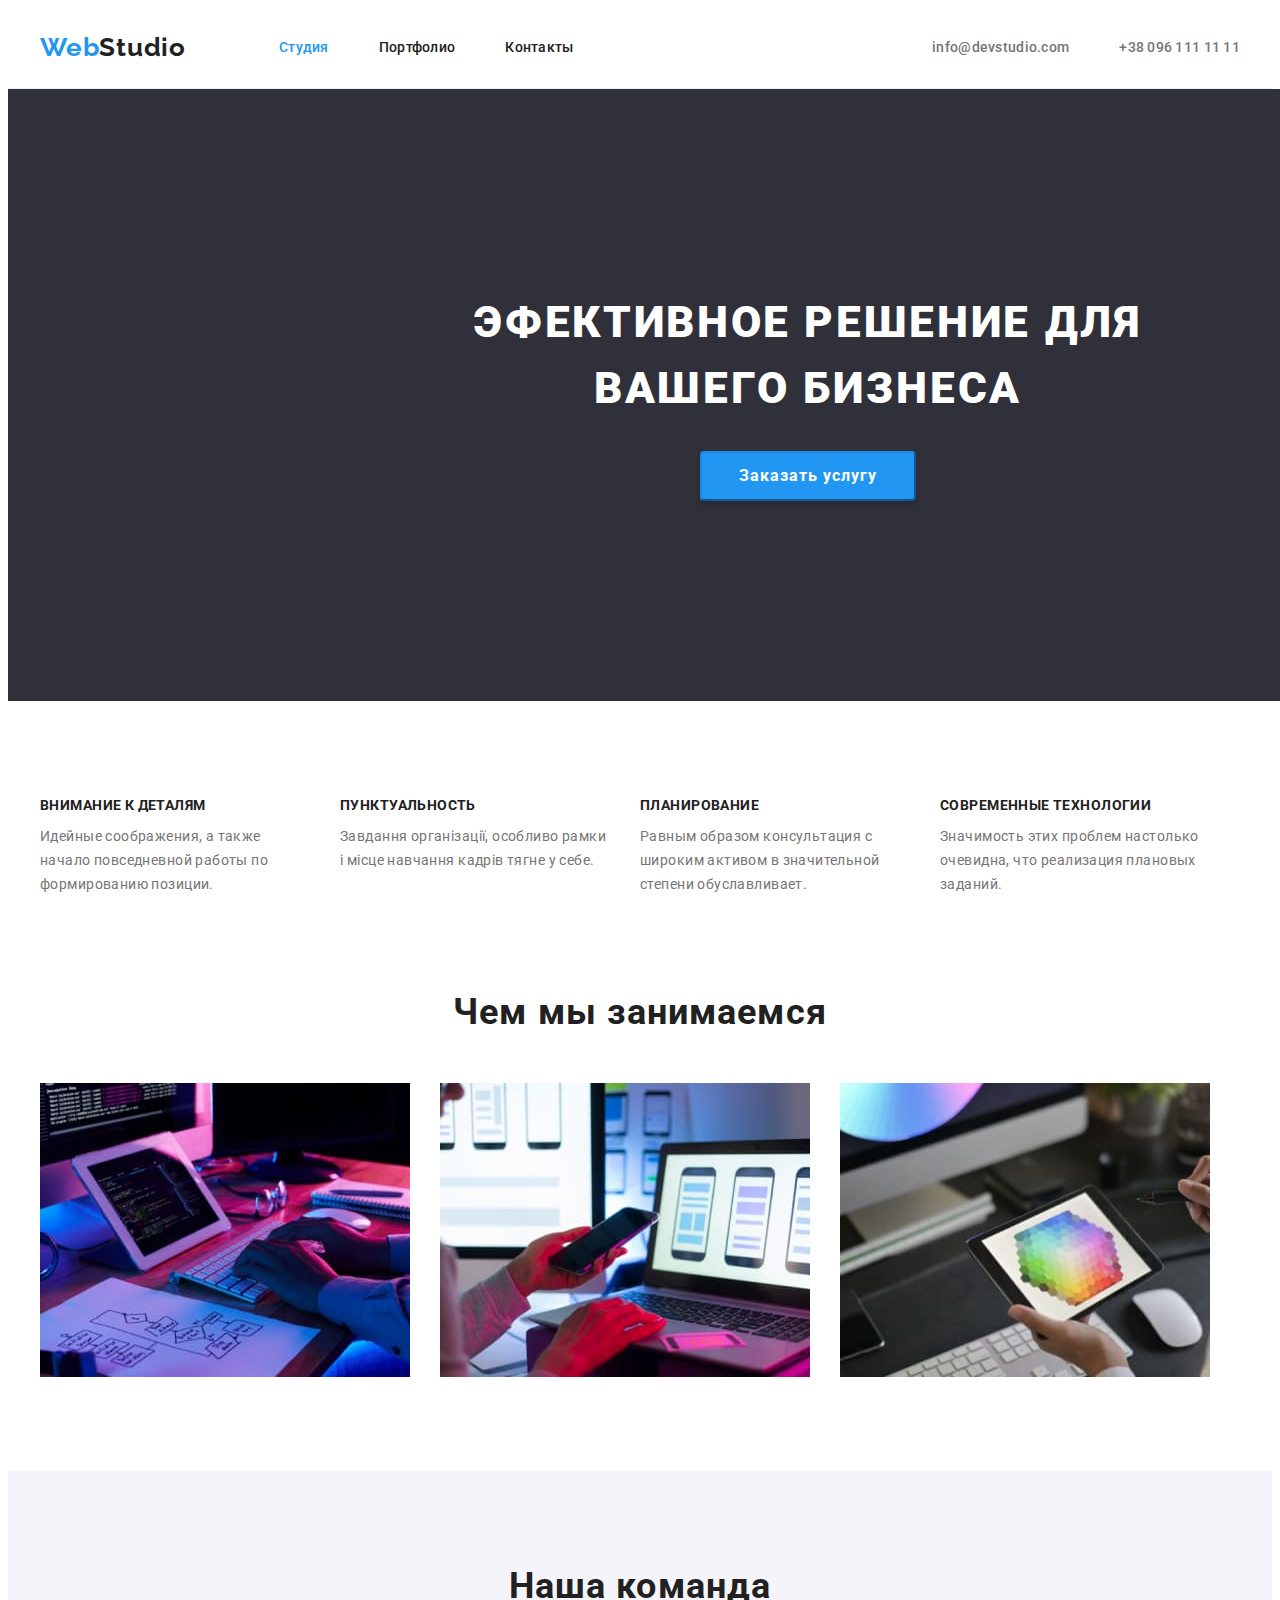
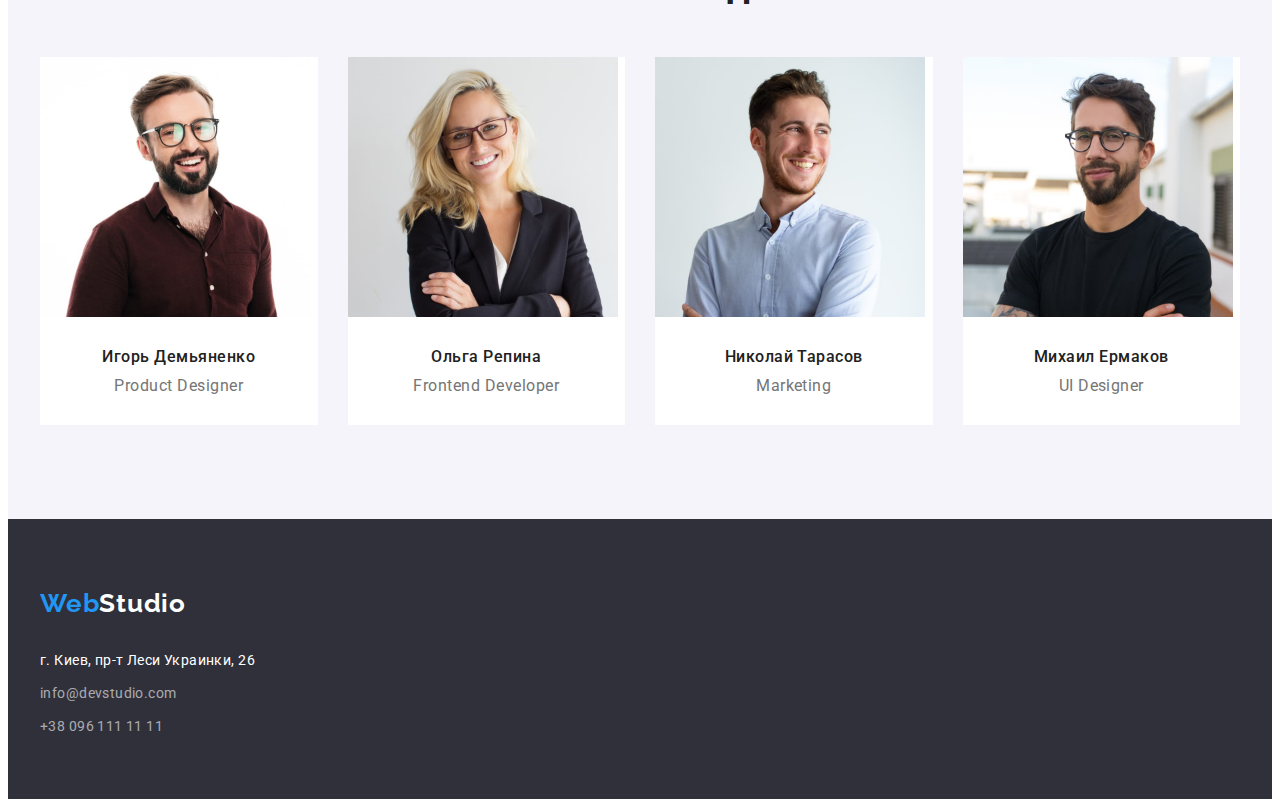
<file: index.html>
<!DOCTYPE html>
<html lang="ru">
  <head>
    <meta charset="UTF-8" />
    <meta http-equiv="X-UA-Compatible" content="IE=edge" />
    <meta name="viewport" content="width=device-width, initial-scale=1.0" />
    <title>Webs tudio</title>
    <link rel="stylesheet" href="https://cdnjs.cloudflare.com/ajax/libs/modern-normalize/1.1.0/modern-normalize.min.css" integrity="sha512-wpPYUAdjBVSE4KJnH1VR1HeZfpl1ub8YT/NKx4PuQ5NmX2tKuGu6U/JRp5y+Y8XG2tV+wKQpNHVUX03MfMFn9Q==" crossorigin="anonymous" referrerpolicy="no-referrer"/>
    <link rel="stylesheet" href="./css/styles.css">
    <link rel="preconnect" href="https://fonts.googleapis.com">
<link rel="preconnect" href="https://fonts.gstatic.com" crossorigin>
<link href="https://fonts.googleapis.com/css2?family=Raleway:wght@700&family=Roboto:wght@400;500;700;900&display=swap" rel="stylesheet">
  </head>
  <body>
      <header class="subject">
        <div class="container subject-bord">
          <a lang="en" class="logo link" href="./index.html"><span class="blue-logo">Web</span>Studio</a>
        <nav class="subject-nav">
          <ul class="nav-list list">
            <li class="nav-list-item "><a class="nav-link link current" href="./index.html">Студия</a></li>
            <li class="nav-list-item"><a class="nav-link link " href="./portfolio.html">Портфолио</a></li>
            <li class="nav-list-item"><a class="nav-link link" href="">Контакты</a></li>
          </ul>
        </nav>
        <ul class="subject-contact-list list">
          <li class="contact-item"><a class="subject-mail-link link" href="mailto:info@devstudio.com">info@devstudio.com</a></li>
          <li class="contact-item"><a class="subject-phone-link link" href="tel:+380961111111">+38 096 111 11 11</a></li>
        </ul>
        </div>
      </header>
      <main>
      <section class="hero">
        <div class="container hero-text">
          <h1 class="hero-title">Эфективное решение для вашего бизнеса</h1>
        <button class="hero-btn" type="button">Заказать услугу</button>
        </div>
      </section>
       <!--Benifits-->
      <section class="benefits section exclusion">
       <div class="container">
        <ul class="benefits-list list">
          <li class="benefits-list-item">
            <h3 class="benefits-title">Внимание к деталям</h3>
            <p class="benefits-text">
              Идейные соображения, а также начало повседневной работы по
              формированию позиции.
            </p>
          </li>
          <li class="benefits-list-item">
            <h3 class="benefits-title">ПУНКТУАЛЬНОСТЬ</h3>
            <p class="benefits-text">
              Завдання організації, особливо рамки і місце навчання кадрів тягне у себе.
            </p>
          </li>
          <li class="benefits-list-item">
            <h3 class="benefits-title">ПЛАНИРОВАНИЕ</h3>
            <p class="benefits-text">
              Равным образом консультация с широким активом в значительной
              степени обуславливает.
            </p>
          </li>
          <li class="benefits-list-item">
            <h3 class="benefits-title">СОВРЕМЕННЫЕ ТЕХНОЛОГИИ</h3>
            <p class="benefits-text">
              Значимость этих проблем настолько очевидна, что реализация
              плановых заданий.
            </p>
          </li>
        </ul>
       </div>
      </section>
      <!--Activity-->
      <section class="activity section">
        <div class="container">
          <h2 class="activity-title">Чем мы занимаемся</h2>
        <ul class="activity-list list">
          <li class="activity-list-item">
            <img src="images/img1.jpg" alt="Creating progects" width="370" />
          </li>
          <li class="activity-list-item"><img class="activity-pic" src="images/img2.jpg" alt="Visualization" width="370" /></li>
          <li class="activity-list-item"><img class="activity-pic" src="images/img3.jpg" alt="design" width="370" /></li>
        </ul>
        </div>
      </section>
      <!--Team-->
      <section class="team section">
        <div class="container">
          <h2 class="team-title">Наша команда</h2>
        <ul class="team-list list">
          <li class="team-list-item">
            <img src="images/team_card1.jpg" alt="team member 1" width="270" />
            <div class="team-text-block">
              <h3 class="team-member">Игорь Демьяненко</h3>
              <p lang="en" class="team-text">Product Designer</p>
            </div>
            </li>
          <li class="team-list-item">
            <img src="images/team_card2.jpg" alt="team member 2" width="270" />
            <div class="team-text-block">
            <h3 class="team-member">Ольга Репина</h3>
            <p lang="en" class="team-text">Frontend Developer</p></div>
          </li>
          <li class="team-list-item">
            <img src="images/team_card3.jpg" alt="team member 3" width="270" />
            <div class="team-text-block">
            <h3 class="team-member">Николай Тарасов</h3>
            <p lang="en" class="team-text">Marketing</p>
            </div>
          </li>
          <li class="team-list-item">
            <img src="images/team_card4.jpg" alt="team member 4" width="270" />
            <div class="team-text-block">
            <h3 class="team-member">Михаил Ермаков</h3>
            <p lang="en" class="team-text">UI Designer</p>
            </div>
          </li>
        </ul>
        </div>
      </section>
    </main>
    <!--Footer-->
    <footer class="basement">
      <div class="container">
      <a lang="en" class="logo link" href="./index.html"><span class="blue-logo">Web</span><span class="white-logo">Studio</span></a>
      <address class="basement-addres">
        <p class="basement-addres-title">г. Киев, пр-т Леси Украинки, 26</p>
        <ul class="basement-list list">
          <li class="contact-item bs-contact"><a class="basement-mail-link link" href="mailto:info@devstudio.com">info@devstudio.com</a></li>
          <li class="contact-item"><a class="basement-phone-link link" href="tel:+380961111111">+38 096 111 11 11</a></li>
        </ul>
      </address>
    </div>
    </footer>
  </body>
</html>
</file>
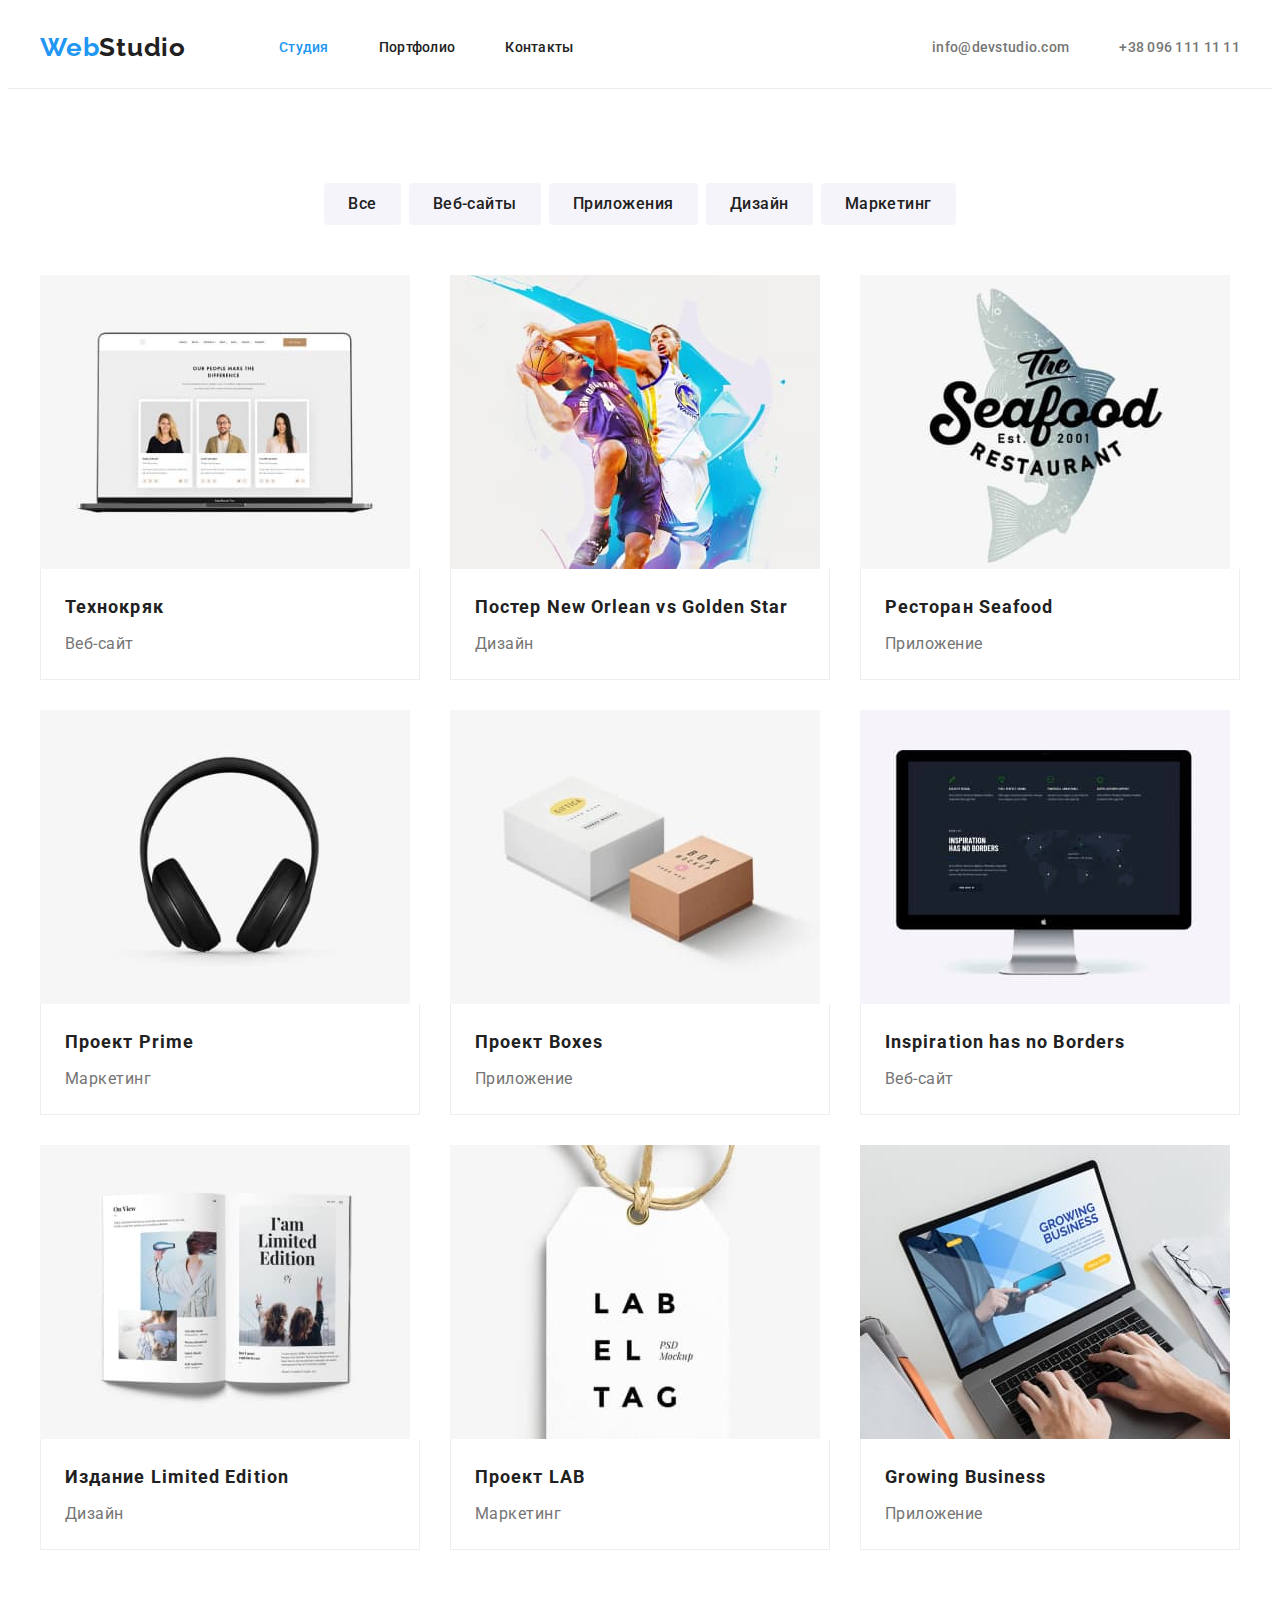
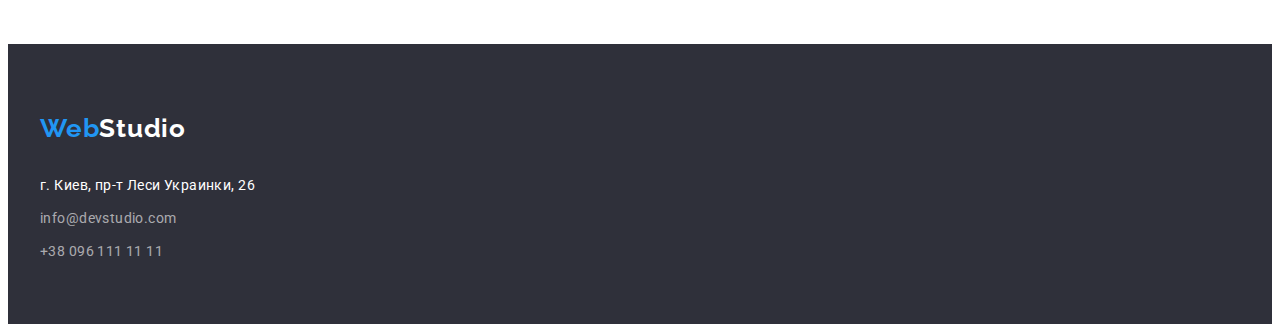
<file: portfolio.html>
<!DOCTYPE html>
<html lang="ru">
  <head>
    <meta charset="UTF-8" />
    <meta http-equiv="X-UA-Compatible" content="IE=edge" />
    <meta name="viewport" content="width=device-width, initial-scale=1.0" />
    <title>Webs tudio</title>
    <link rel="stylesheet" href="https://cdnjs.cloudflare.com/ajax/libs/modern-normalize/1.1.0/modern-normalize.min.css" integrity="sha512-wpPYUAdjBVSE4KJnH1VR1HeZfpl1ub8YT/NKx4PuQ5NmX2tKuGu6U/JRp5y+Y8XG2tV+wKQpNHVUX03MfMFn9Q==" crossorigin="anonymous" referrerpolicy="no-referrer"/>
    <link rel="stylesheet" href="./css/styles.css">
    <link rel="preconnect" href="https://fonts.googleapis.com">
<link rel="preconnect" href="https://fonts.gstatic.com" crossorigin>
<link href="https://fonts.googleapis.com/css2?family=Raleway:wght@700&family=Roboto:wght@400;500;700;900&display=swap" rel="stylesheet">
  </head>
  <body>
    <header class="subject">
      <div class="container subject-bord">
        <a lang="en" class="logo link" href="./index.html"><span class="blue-logo">Web</span>Studio</a>
      <nav class="subject-nav">
        <ul class="nav-list list">
          <li class="nav-list-item "><a class="nav-link link current" href="./index.html">Студия</a></li>
          <li class="nav-list-item"><a class="nav-link link " href="./portfolio.html">Портфолио</a></li>
          <li class="nav-list-item"><a class="nav-link link" href="">Контакты</a></li>
        </ul>
      </nav>
      <ul class="subject-contact-list list">
        <li class="contact-item"><a class="subject-mail-link link" href="mailto:info@devstudio.com">info@devstudio.com</a></li>
        <li class="contact-item"><a class="subject-phone-link link" href="tel:+380961111111">+38 096 111 11 11</a></li>
      </ul>
      </div>
    </header>
<!-- main -->
<main>
  <section class="portfolio section">
    <div class="container">
    <h1 class="visually-hidden">Портфолио</h1>
    <ul class="portfolio-menu-list list">
      <li class="portfolio-menu-item">
        <button class="menu-btn" type="button">Все</button>
      </li>
      <li class="portfolio-menu-item">
        <button class="menu-btn" type="button">Веб-сайты</button>
      </li>
      <li class="portfolio-menu-item">
        <button class="menu-btn" type="button">Приложения</button>
      </li>
      <li class="portfolio-menu-item">
        <button class="menu-btn" type="button">Дизайн</button>
      </li>
      <li class="portfolio-menu-item">
        <button class="menu-btn" type="button">Маркетинг</button>
      </li>
    </ul>
    <h2 class="visually-hidden">Проекты</h2>
    <ul class="portfolio-progects list">
        <li class="portfolio-item">
        
        <a class="porfoli-link link" href="">
            <div class="card-thumb">
        <img src="./images/tehnomarket.jpg" alt="Технокряr" width="370">
        </div>
        <div class="card-content">
        <h3 class="portfolio-title" >Технокряк</h3>
        <p class="portfolio-text" >Веб-сайт</p>
        </div>
      </a>
      </li>
        <li class="portfolio-item">
        
        <a class="porfoli-link link" href="">
            <div class="card-thumb">
        <img src="./images/nogs.jpg" alt="Постер New Orlean vs Golden Star" width="370">
        </div>
        <div class="card-content">
        <h3 class="portfolio-title" >Постер New Orlean vs Golden Star</h3>
        <p class="portfolio-text" >Дизайн</p>
      </div>
        </a>
      </li>
      <li class="portfolio-item" >
        
        <a class="porfoli-link link" href="">
          <div class="card-thumb">
        <img src="./images/sfreast.jpg" alt="Ресторан Seafood" width="370">
        </div>
        <div class="card-content">
        <h3 class="portfolio-title" >Ресторан Seafood</h3>
        <p class="portfolio-text" >Приложение</p>
        </div>
        </a>
      </li>
      <li class="portfolio-item">
        
        <a class="porfoli-link link" href="">
          <div class="card-thumb">
        <img src="./images/prime.jpg" alt=">Проект Prime" width="370">
        </div>
        <div class="card-content">
        <h3 class="portfolio-title" >Проект Prime</h3>
        <p class="portfolio-text" >Маркетинг</p>
        </div>
        </a>
      </li>
      <li class="portfolio-item">
        
        <a class="porfoli-link link" href="">
          <div class="card-thumb">
        <img src="./images/boxes.jpg" alt="Проект Boxes" width="370">
        </div>
        <div class="card-content">
        <h3 class="portfolio-title" >Проект Boxes</h3>
        <p class="portfolio-text" >Приложение</p>
        </div>
        </a>
      </li>
      <li class="portfolio-item">
        
        <a class="porfoli-link link" href="">
          <div class="card-thumb">
        <img src="./images/border.jpg" alt="Inspiration has no Borders" width="370">
        </div>
        <div class="card-content">
        <h3 class="portfolio-title" >Inspiration has no Borders</h3>
        <p class="portfolio-text" >Веб-сайт</p>
      </div>
        </a>
      </li>
      <li class="portfolio-item">
        
        <a class="porfoli-link link" href="">
          <div class="card-thumb">
        <img src="./images/limedition.jpg" alt="Издание Limited Edition" width="370">
        </div>
        <div class="card-content">
        <h3 class="portfolio-title" >Издание Limited Edition</h3>
        <p class="portfolio-text" >Дизайн</p>
      </div>
        </a>
      </li>
      <li class="portfolio-item">
        
        <a class="porfoli-link link" href="">
          <div class="card-thumb">
        <img src="./images/lab.jpg" alt="Проект LAB" width="370">
        </div>
        <div class="card-content">
        <h3 class="portfolio-title" >Проект LAB</h3>
        <p class="portfolio-text" >Маркетинг</p>
        </div>
        </a>
      </li>
      <li class="portfolio-item">
        
        <a class="porfoli-link link" href="">
          <div class="card-thumb">
        <img src="./images/growbuiss.jpg" alt="Growing Business" width="370">
        </div>
        <div class="card-content">
        <h3 class="portfolio-title" >Growing Business</h3>
        <p class="portfolio-text" >Приложение</p>
        </div>
        </a>
      </li>
    </ul>
        </div>
  </section>
</main>
      <!--Footer-->
      <footer class="basement">
        <div class="container">
        <a lang="en" class="logo link" href="./index.html"><span class="blue-logo">Web</span><span class="white-logo">Studio</span></a>
        <address class="basement-addres">
          <p class="basement-addres-title">г. Киев, пр-т Леси Украинки, 26</p>
          <ul class="basement-list list">
            <li class="contact-item bs-contact"><a class="basement-mail-link link" href="mailto:info@devstudio.com">info@devstudio.com</a></li>
            <li class="contact-item"><a class="basement-phone-link link" href="tel:+380961111111">+38 096 111 11 11</a></li>
          </ul>
        </address>
    </div>
    </footer>
  </body>
</html>
</file>
<file: css/styles.css>
:root {
    --primary-text-color: #757575;
    --title-text-color: #212121;
    --title-second-color: #FFFFFF;
    --accent-text-color: #2196F3;
    --bg-color: #2F303A;
    --light-grey-color:#F5F4FA;
    --grey-contacts-color:rgba(255, 255, 255, 0.6);
    --btn-blue-color:#188CE8;
    }

p,
h1,
h2,
h3,
h4,
h5,
h6 {
    margin: 0;
    }
    
ul {
    margin: 0;
    padding-left: 0;
    }
a {
    color: currentColor;
    }

img {
    display: block;
    max-width: 100%;
    height: auto;
}
    
button {
    cursor: pointer;
    }

body {
    font-family: 'roboto', sans-serif;
    color: var(--primary-text-color);
    background: var(--title-second-color);
}

.list {
    list-style: none;
}

.link {
color: currentColor;
text-decoration: none;
}

.container {
    /* width: 100%;
    max-width: 1200px; */
    width: 1200px;
    margin-left: auto;
    margin-right: auto;
    padding-left: 15px;
    padding-right: 15px;
    }

.section {
    padding-top: 94px;
    padding-bottom: 94px;
}
.exclusion {
    padding-bottom: 0;
}

/* header */
.subject {
    border-bottom: 1px solid #ECECEC;
}
.subject-bord {
    display: flex;
    align-items: center;
    }

.logo {  
    text-decoration: none;  
    font-family: 'Raleway', sans-serif;
font-style: normal;
font-weight: 700;
font-size: 26px;
line-height: 1.92;
letter-spacing: 0.03em;
color: var(--title-text-color);
margin-right: 93px;
}
.blue-logo {
    color: var(--accent-text-color);
}
.logo:hover,
.logo:focus {
    color: var(--accent-text-color);
}

/* Navigation */


.nav-list {
    font-weight: 500;
font-size: 14px;
line-height: 1.14;
letter-spacing: 0.02em;
color: var(--title-text-color);
display: flex;
}
.nav-list-item:hover,
.nav-list-item:focus {
    color: var(--accent-text-color);
    }

.nav-list-item:not(:last-child) {
margin-right: 50px;
}

.nav-link {
    display: inline-block;
    padding-top: 32px;
    padding-bottom: 32px;
}

.nav-link.current {
    color: var(--accent-text-color); 
}
.subject-contact-list {
font-weight: 500;
font-size: 14px;
line-height: 1.14;
letter-spacing: 0.02em;
display: flex;
margin-left: auto;
align-items: center;
gap: 50px;
}
.contact-item:hover,
.contact-item:focus {
    color: var(--accent-text-color);
}

/* hero */
.hero {
width: 1600px;
background-color: var(--bg-color);
margin-right: auto;
margin-left: auto;
padding-top: 200px;
padding-bottom: 200px;
}

.hero-title {
color: var(--title-second-color);
font-weight: 900;
font-size: 44px;
line-height: 1.5;
text-align: center;
letter-spacing: 0.06em;
text-transform: uppercase;
max-width: 696px;
margin: 0 auto 30px;
}
/* button */
.hero-btn {
font-family: inherit;
color: var(--title-second-color);
background-color: var(--accent-text-color);
font-weight: 700;
box-shadow: 0px 4px 4px rgba(0, 0, 0, 0.15);
border-radius: 4px;
border-color: var(--btn-blue-color);
font-size: 16px;
line-height: 1.88;
display: flex;
align-items: center;
text-align: center;
letter-spacing: 0.06em;
display: block;
margin: 0 auto;
min-width: 216px;
height: 50px;
}
.hero-btn:hover,
.hero-btn:focus {
    background-color: var(--btn-blue-color);
}

/* benefits */
.benefits-list {
    display: flex;
    gap: 30px;
}
.benefits-title {
    margin-bottom: 10px;
    font-weight: 700;
font-size: 14px;
line-height: 1.43;
letter-spacing: 0.03em;
text-transform: uppercase;
color: var(--title-text-color)
}
.benefits-text {
font-size: 14px;
line-height: 1.71;
letter-spacing: 0.03em;
color: var(--primary-text-color);
max-width: 270px;
}
/* activity */
.activity-title, .team-title {
    font-weight: 700;
    font-size: 36px;
    line-height: 1.17;
    text-align: center;
    letter-spacing: 0.03em;
    color: var(--title-text-color);
    margin-bottom: 50px;
}

.activity-list {
    display: flex;
}

.activity-list-item:not(:last-child) {
margin-right: 30px;
}
/* team */
.team {
    background-color: var(--light-grey-color)
    
}
.team-title {
    background-color: transparent;
    margin-bottom: 50px;
}
.team-member {
    font-weight: 500;
font-size: 16px;
line-height: 1.19;
text-align: center;
letter-spacing: 0.03em;
color: var(--title-text-color);
margin-bottom: 10px;
}

.team-text-block {
padding-top: 30px;
padding-bottom: 30px;
}

.team-text {
    font-size: 16px;
line-height: 1.19;
text-align: center;
letter-spacing: 0.03em;

}

.team-list {
    display: flex;
    gap: 30px;

}

.team-list-item {
    width: calc((100% - 90px)/4);
}

.team-list-item {
    background-color: var(--title-second-color);
}

/* footer */
.basement {
    background-color: var(--bg-color);
    padding-top: 60px;
    padding-bottom: 60px;
}
.white-logo {
    color: var(--title-second-color);
}

.basement-addres {
    margin-top: 20px;
}

.basement-addres-title {
font-style: normal;
margin-bottom: 9px;
font-weight: 400;
font-size: 14px;
line-height: 1.71;
letter-spacing: 0.03em;
color: var(--title-second-color);
}
.basement-list {
font-style: normal;
font-weight: 400;
font-size: 14px;
line-height: 1.71;
letter-spacing: 0.03em;
color: var(--grey-contacts-color)
}

.bs-contact {
    margin-bottom: 9px;
}

.basement-mail-link {
display: inline-block;
}
/* portfolio */
.visually-hidden { 
    position: absolute; 
    width: 1px; 
    height: 1px; 
    margin: -1px; 
    border: 0; 
    padding: 0; 
    white-space: nowrap; 
    clip-path: inset(100%); 
    clip: rect(0 0 0 0); 
    overflow: hidden; 
    }

    .portfolio-menu-list {
        display: flex;
        margin-bottom: 50px;
        gap: 8px;
        justify-content: center;
        
    }

    /* .portfolio-menu-item:not(:last-child) {
        margin-right: 8px;
    } */

    .menu-btn {
    border-radius: 4px;
    background-color: var(--light-grey-color);
    font-family: inherit;    
    font-weight: 500;
    font-size: 16px;
    line-height: 1.63;
    text-align: center;
    letter-spacing: 0.03em;
    color: var(--title-text-color);
    border-radius: 4px;
    display: block;
    padding: 6px 22px;
    border-color: transparent;

    }
    .menu-btn:hover,
    .menu-btn:focus {
    color: var(--title-second-color);
    background-color: var(--accent-text-color);
    } 
    .portfolio-title {
    font-weight: 700;
    font-size: 18px;
    line-height: 2;
    letter-spacing: 0.06em;
    color: var(--title-text-color);
    margin-bottom: 4px;
    }    

    .portfolio-progects {
    display: flex;
    flex-wrap: wrap;
    margin-left: -30px;
    margin-top: -30px;
        }

    .portfolio-item {
    flex-basis:calc(100% / 3 - 30px);
    margin-left: 30px;
    margin-top: 30px;
        } 

    .portfolio-text {
    font-weight: 400;
    font-size: 16px;
    line-height: 1.88;
    letter-spacing: 0.03em
    }

    .card-content {
    padding: 20px 24px;
    border: 1px solid rgba(238, 238, 238, 1);
    border-top: none;
    }
</file>
